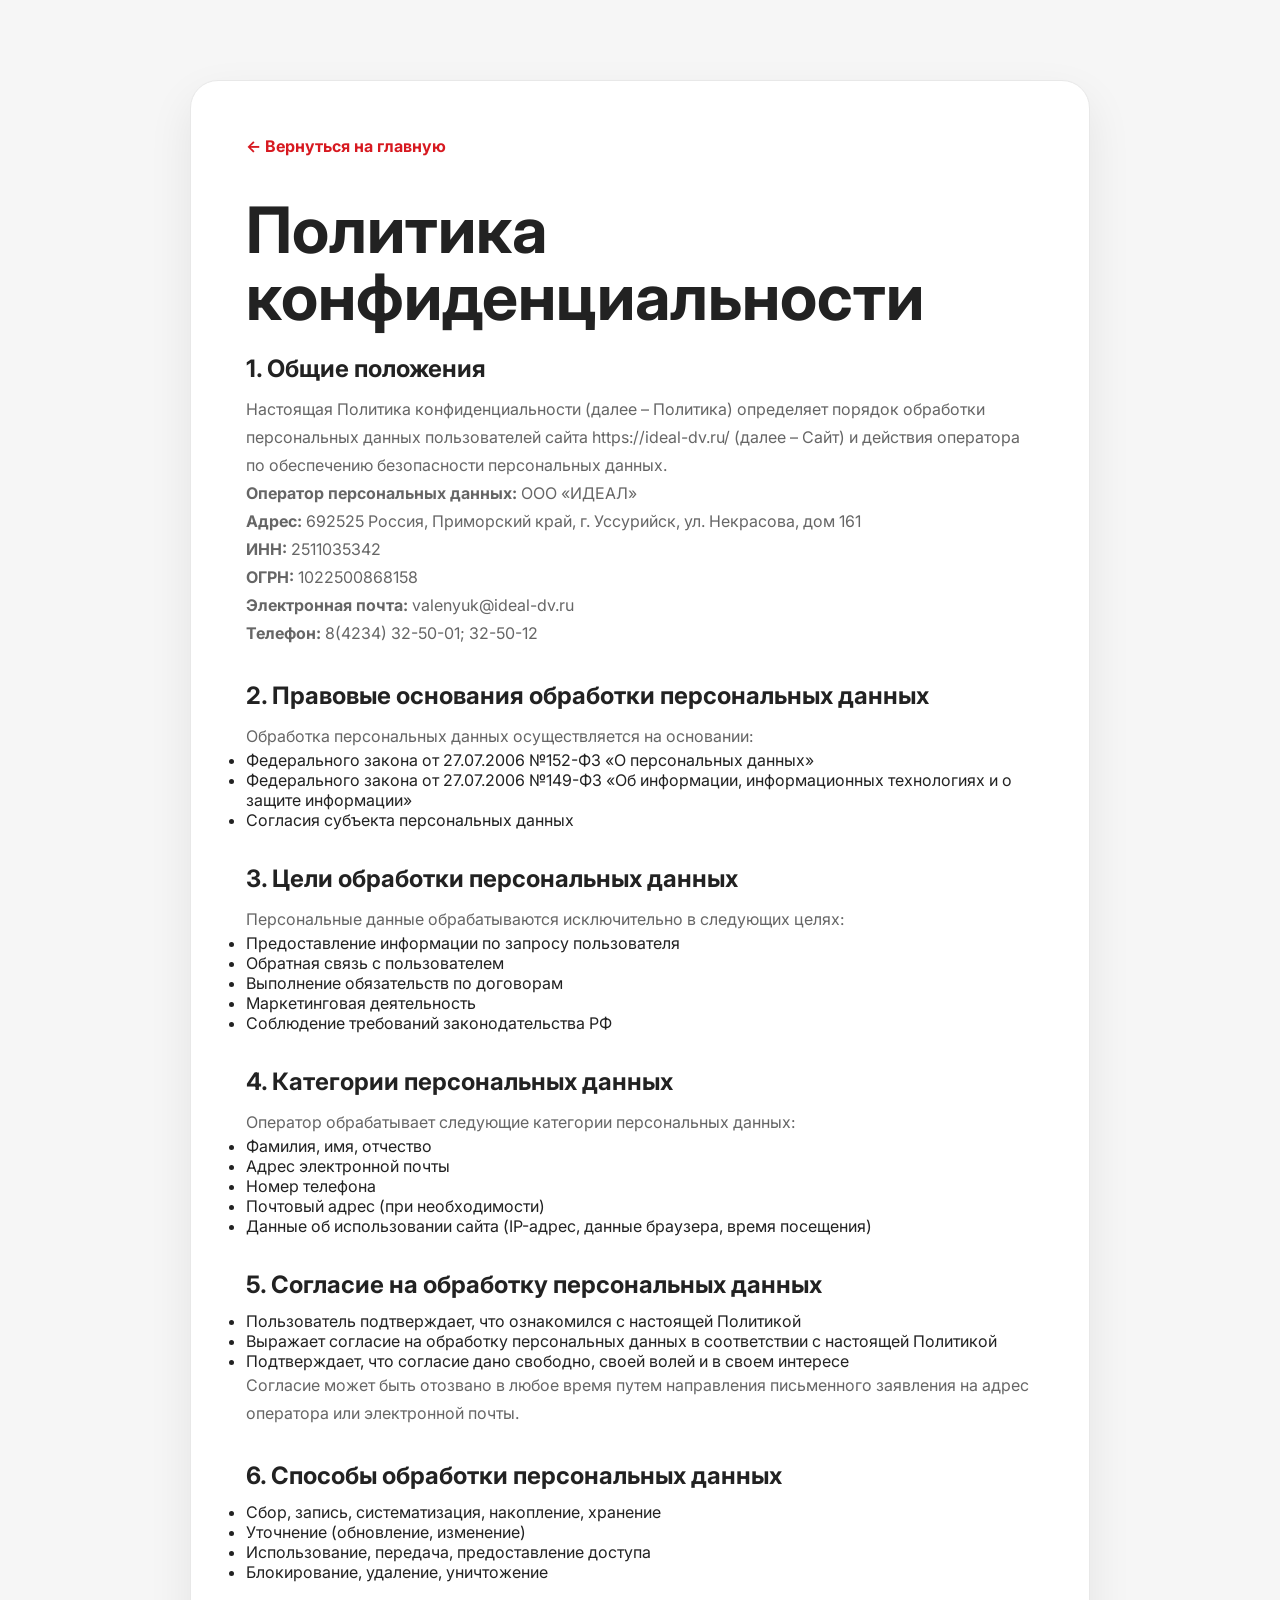
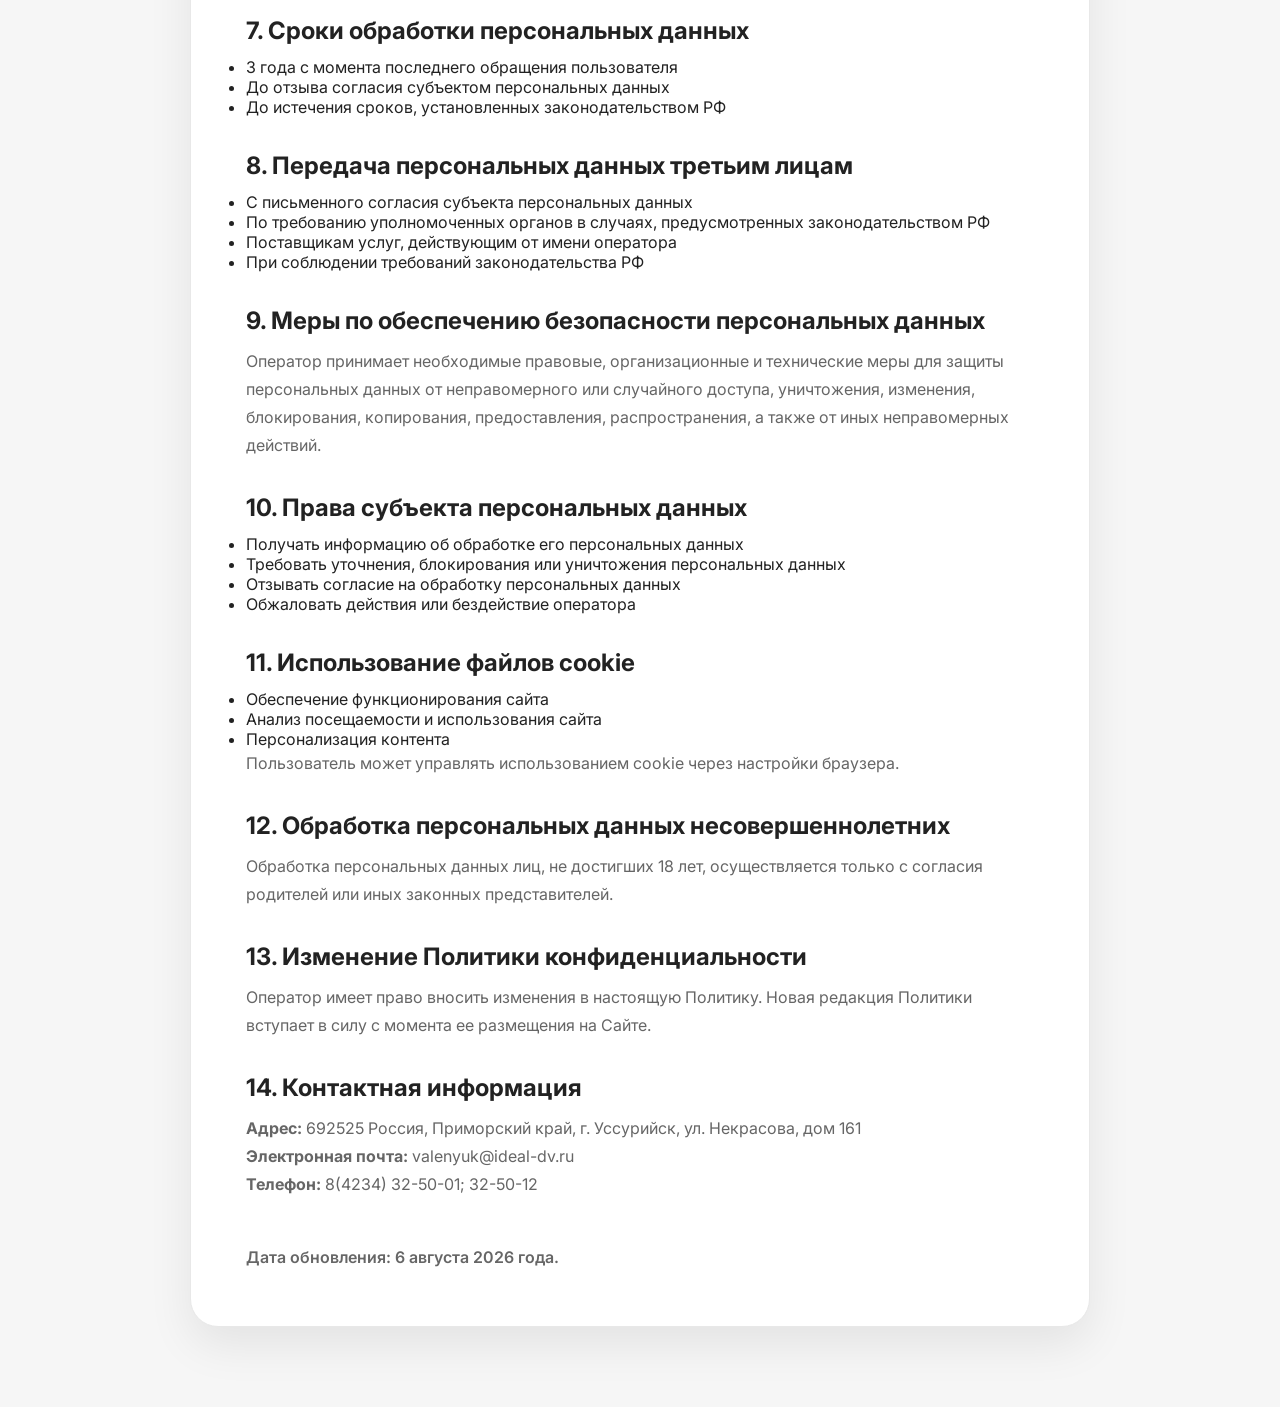
<file: privacy.html>
<!DOCTYPE html>
<html lang="ru">

<head>
    <meta charset="UTF-8">
    <meta name="viewport" content="width=device-width, initial-scale=1.0">

    <meta name="robots" content="noindex">

    <title>Политика конфиденциальности — ООО «Идеал»</title>

    <link rel="preconnect" href="https://fonts.googleapis.com">
    <link rel="preconnect" href="https://fonts.gstatic.com" crossorigin>

    <link href="https://fonts.googleapis.com/css2?family=Inter:wght@400;500;600;700;800&display=swap" rel="stylesheet">

    <link rel="stylesheet" href="style.css">
    <link rel="icon" type="image/png" href="images/favicon.png">
</head>


<body>


    <main class="privacy-page">

        <div class="container privacy-container">


            <a class="privacy-back" href="index.html">
                ← Вернуться на главную
            </a>



            <h1>
                Политика конфиденциальности
            </h1>



            <section>

                <h2>
                    1. Общие положения
                </h2>

                <p>
                    Настоящая Политика конфиденциальности (далее – Политика) определяет порядок обработки персональных
                    данных пользователей сайта https://ideal-dv.ru/ (далее – Сайт) и действия оператора по обеспечению
                    безопасности персональных данных.
                </p>


                <p>
                    <strong>Оператор персональных данных:</strong> ООО «ИДЕАЛ»
                </p>


                <p>
                    <strong>Адрес:</strong> 692525 Россия, Приморский край, г. Уссурийск, ул. Некрасова, дом 161
                </p>


                <p>
                    <strong>ИНН:</strong> 2511035342
                </p>


                <p>
                    <strong>ОГРН:</strong> 1022500868158
                </p>


                <p>
                    <strong>Электронная почта:</strong> valenyuk@ideal-dv.ru
                </p>


                <p>
                    <strong>Телефон:</strong> 8(4234) 32-50-01; 32-50-12
                </p>


            </section>




            <section>

                <h2>
                    2. Правовые основания обработки персональных данных
                </h2>


                <p>
                    Обработка персональных данных осуществляется на основании:
                </p>


                <ul>

                    <li>
                        Федерального закона от 27.07.2006 №152-ФЗ «О персональных данных»
                    </li>

                    <li>
                        Федерального закона от 27.07.2006 №149-ФЗ «Об информации, информационных технологиях и о защите
                        информации»
                    </li>

                    <li>
                        Согласия субъекта персональных данных
                    </li>

                </ul>


            </section>





            <section>

                <h2>
                    3. Цели обработки персональных данных
                </h2>


                <p>
                    Персональные данные обрабатываются исключительно в следующих целях:
                </p>


                <ul>

                    <li>
                        Предоставление информации по запросу пользователя
                    </li>

                    <li>
                        Обратная связь с пользователем
                    </li>

                    <li>
                        Выполнение обязательств по договорам
                    </li>

                    <li>
                        Маркетинговая деятельность
                    </li>

                    <li>
                        Соблюдение требований законодательства РФ
                    </li>

                </ul>


            </section>





            <section>

                <h2>
                    4. Категории персональных данных
                </h2>


                <p>
                    Оператор обрабатывает следующие категории персональных данных:
                </p>


                <ul>

                    <li>
                        Фамилия, имя, отчество
                    </li>

                    <li>
                        Адрес электронной почты
                    </li>

                    <li>
                        Номер телефона
                    </li>

                    <li>
                        Почтовый адрес (при необходимости)
                    </li>

                    <li>
                        Данные об использовании сайта (IP-адрес, данные браузера, время посещения)
                    </li>

                </ul>


            </section>





            <section>

                <h2>
                    5. Согласие на обработку персональных данных
                </h2>


                <ul>

                    <li>
                        Пользователь подтверждает, что ознакомился с настоящей Политикой
                    </li>

                    <li>
                        Выражает согласие на обработку персональных данных в соответствии с настоящей Политикой
                    </li>

                    <li>
                        Подтверждает, что согласие дано свободно, своей волей и в своем интересе
                    </li>

                </ul>


                <p>
                    Согласие может быть отозвано в любое время путем направления письменного заявления на адрес
                    оператора или электронной почты.
                </p>


            </section>





            <section>

                <h2>
                    6. Способы обработки персональных данных
                </h2>


                <ul>

                    <li>
                        Сбор, запись, систематизация, накопление, хранение
                    </li>

                    <li>
                        Уточнение (обновление, изменение)
                    </li>

                    <li>
                        Использование, передача, предоставление доступа
                    </li>

                    <li>
                        Блокирование, удаление, уничтожение
                    </li>

                </ul>


            </section>





            <section>

                <h2>
                    7. Сроки обработки персональных данных
                </h2>


                <ul>

                    <li>
                        3 года с момента последнего обращения пользователя
                    </li>

                    <li>
                        До отзыва согласия субъектом персональных данных
                    </li>

                    <li>
                        До истечения сроков, установленных законодательством РФ
                    </li>

                </ul>


            </section>





            <section>

                <h2>
                    8. Передача персональных данных третьим лицам
                </h2>


                <ul>

                    <li>
                        С письменного согласия субъекта персональных данных
                    </li>

                    <li>
                        По требованию уполномоченных органов в случаях, предусмотренных законодательством РФ
                    </li>

                    <li>
                        Поставщикам услуг, действующим от имени оператора
                    </li>

                    <li>
                        При соблюдении требований законодательства РФ
                    </li>

                </ul>


            </section>





            <section>

                <h2>
                    9. Меры по обеспечению безопасности персональных данных
                </h2>


                <p>
                    Оператор принимает необходимые правовые, организационные и технические меры для защиты персональных
                    данных от неправомерного или случайного доступа, уничтожения, изменения, блокирования, копирования,
                    предоставления, распространения, а также от иных неправомерных действий.
                </p>


            </section>





            <section>

                <h2>
                    10. Права субъекта персональных данных
                </h2>


                <ul>

                    <li>
                        Получать информацию об обработке его персональных данных
                    </li>

                    <li>
                        Требовать уточнения, блокирования или уничтожения персональных данных
                    </li>

                    <li>
                        Отзывать согласие на обработку персональных данных
                    </li>

                    <li>
                        Обжаловать действия или бездействие оператора
                    </li>

                </ul>


            </section>





            <section>

                <h2>
                    11. Использование файлов cookie
                </h2>


                <ul>

                    <li>
                        Обеспечение функционирования сайта
                    </li>

                    <li>
                        Анализ посещаемости и использования сайта
                    </li>

                    <li>
                        Персонализация контента
                    </li>

                </ul>


                <p>
                    Пользователь может управлять использованием cookie через настройки браузера.
                </p>


            </section>





            <section>

                <h2>
                    12. Обработка персональных данных несовершеннолетних
                </h2>


                <p>
                    Обработка персональных данных лиц, не достигших 18 лет, осуществляется только с согласия родителей
                    или иных законных представителей.
                </p>


            </section>





            <section>

                <h2>
                    13. Изменение Политики конфиденциальности
                </h2>


                <p>
                    Оператор имеет право вносить изменения в настоящую Политику. Новая редакция Политики вступает в силу
                    с момента ее размещения на Сайте.
                </p>


            </section>





            <section>

                <h2>
                    14. Контактная информация
                </h2>


                <p>
                    <strong>Адрес:</strong> 692525 Россия, Приморский край, г. Уссурийск, ул. Некрасова, дом 161
                </p>


                <p>
                    <strong>Электронная почта:</strong> valenyuk@ideal-dv.ru
                </p>


                <p>
                    <strong>Телефон:</strong> 8(4234) 32-50-01; 32-50-12
                </p>


            </section>




            <p class="privacy-date">
                Дата обновления: 6 августа 2026 года.
            </p>



        </div>

    </main>


</body>

</html>
</file>
<file: style.css>
/* ===========================
   Сброс и базовые настройки
=========================== */

:root {
    --red: #d71920;
    --red-dark: #b51218;
    --red-soft: rgba(215, 25, 32, 0.08);
    --text: #222222;
    --muted: #666666;
    --light: #f6f6f6;
    --line: #e8e8e8;
    --white: #ffffff;
    --dark: #171717;
    --radius: 22px;
    --shadow: 0 18px 45px rgba(0, 0, 0, 0.08);
}

* {
    margin: 0;
    padding: 0;
    box-sizing: border-box;
}

html {
    scroll-behavior: smooth;
    scroll-padding-top: 110px;
}

body {
    font-family: "Inter", sans-serif;
    background: var(--white);
    color: var(--text);
}

body.menu-open {
    overflow: hidden;
}

img {
    display: block;
    max-width: 100%;
}

a {
    color: inherit;
}

.container {
    width: 100%;
    max-width: 1280px;
    margin: 0 auto;
    padding: 0 24px;
}

/* ===========================
   Header
=========================== */

.header {
    position: fixed;
    inset: 0 0 auto;
    z-index: 1000;
    background: rgba(255, 255, 255, 0.65);
    border-bottom: 1px solid rgba(0, 0, 0, 0.06);
    backdrop-filter: blur(14px);
    -webkit-backdrop-filter: blur(14px);
}

/* ===========================
   Mobile transparent header
=========================== */

@media (max-width: 640px) {

    .header {

        transition:
            background 0.3s ease,
            border-color 0.3s ease;

    }


    .header.header-transparent {

        background: rgba(255, 255, 255, 0.55);

        border-bottom-color: rgba(0, 0, 0, 0.03);

        backdrop-filter: blur(10px);

        -webkit-backdrop-filter: blur(10px);

    }

}

.header-container {
    min-height: 90px;
    display: flex;
    align-items: center;
    justify-content: space-between;
    gap: 28px;
}

.logo {
    flex-shrink: 0;
}

.logo img {
    width: auto;
    height: 58px;
    border-radius: 6px;
}

.navigation {
    display: flex;
    align-items: center;
    gap: 26px;
}

.navigation a {
    position: relative;
    color: var(--text);
    font-size: 14px;
    font-weight: 600;
    text-decoration: none;
    white-space: nowrap;
    transition: color 0.3s;
}

.navigation a::after {
    content: "";
    position: absolute;
    left: 0;
    bottom: -8px;
    width: 0;
    height: 2px;
    background: var(--red);
    transition: width 0.3s;
}

.navigation a:hover,
.navigation a.active {
    color: var(--red);
}

.navigation a:hover::after,
.navigation a.active::after {
    width: 100%;
}

.header-right {
    flex-shrink: 0;
}

.phone {
    color: var(--text);
    font-size: 16px;
    font-weight: 800;
    text-decoration: none;
    white-space: nowrap;
    transition: color 0.3s;
}

.phone:hover {
    color: var(--red);
}

.menu-toggle {
    display: none;
    width: 44px;
    height: 44px;
    padding: 9px;
    background: transparent;
    border: 0;
    cursor: pointer;
}

.menu-toggle span {
    display: block;
    height: 2px;
    margin: 6px 0;
    background: var(--text);
    border-radius: 5px;
    transition: 0.3s;
}

/* ===========================
   Общие элементы
=========================== */

.section-heading {
    max-width: 760px;
    margin: 0 auto 56px;
    text-align: center;
}

.section-label {
    display: inline-block;
    margin-bottom: 16px;
    color: var(--red);
    font-size: 13px;
    font-weight: 800;
    letter-spacing: 0.08em;
    text-transform: uppercase;
}

.section-heading h2,
.contacts-content h2 {
    color: var(--text);
    font-size: clamp(36px, 4vw, 52px);
    font-weight: 800;
    line-height: 1.08;
    letter-spacing: -0.035em;
}

.section-heading h2 {
    margin-bottom: 18px;
}

.section-heading p,
.contacts-content>p {
    color: var(--muted);
    font-size: 18px;
    line-height: 1.7;
}

.button {
    min-height: 56px;
    padding: 0 28px;
    display: inline-flex;
    align-items: center;
    justify-content: center;
    font-size: 16px;
    font-weight: 700;
    text-decoration: none;
    border: 2px solid transparent;
    border-radius: 12px;
    transition: 0.3s;
}

.button-primary {
    background: var(--red);
    color: var(--white);
    box-shadow: 0 14px 30px rgba(215, 25, 32, 0.25);
}

.button-primary:hover {
    background: var(--red-dark);
    transform: translateY(-3px);
    box-shadow: 0 18px 38px rgba(215, 25, 32, 0.35);
}

.button-secondary {
    background: var(--white);
    color: var(--text);
    border-color: #dddddd;
}

.button-secondary:hover {
    color: var(--red);
    border-color: var(--red);
    transform: translateY(-3px);
}

/* ===========================
   Hero
=========================== */

.hero {
    min-height: 100vh;
    padding: 150px 0 80px;
    display: flex;
    align-items: center;
    overflow: hidden;
    background:
        radial-gradient(circle at 85% 20%, rgba(215, 25, 32, 0.13), transparent 31%),
        linear-gradient(135deg, #ffffff 0%, #ffffff 60%, #f6f6f6 100%);
}

.hero-container {
    display: grid;
    grid-template-columns: minmax(0, 1.05fr) minmax(420px, 0.95fr);
    align-items: center;
    gap: 75px;
}

.hero-content {
    max-width: 680px;
}

.hero-label {
    display: inline-block;
    margin-bottom: 24px;
    padding: 10px 16px;
    background: var(--red-soft);
    color: var(--red);
    font-size: 13px;
    font-weight: 800;
    letter-spacing: 0.05em;
    text-transform: uppercase;
    border-radius: 999px;
}

.hero h1 {
    max-width: 760px;
    margin-bottom: 28px;
    font-size: clamp(48px, 5.8vw, 78px);
    font-weight: 800;
    line-height: 1.03;
    letter-spacing: -0.045em;
}

.hero-description {
    max-width: 620px;
    margin-bottom: 36px;
    color: var(--muted);
    font-size: 20px;
    line-height: 1.7;
}

.hero-buttons {
    display: flex;
    flex-wrap: wrap;
    gap: 16px;
    margin-bottom: 50px;
}

.hero-features {
    display: grid;
    grid-template-columns: repeat(4, minmax(0, 1fr));
    gap: 20px;
}

.hero-feature {
    padding-right: 15px;
    border-right: 1px solid #dddddd;
}

.hero-feature:last-child {
    border-right: 0;
}

.hero-feature strong,
.hero-feature span {
    display: block;
}

.hero-feature strong {
    margin-bottom: 5px;
    color: var(--red);
    font-size: 20px;
    font-weight: 800;
}

.hero-feature span {
    color: var(--muted);
    font-size: 14px;
}

.hero-visual {
    min-height: 520px;
    display: flex;
    flex-direction: column;
    justify-content: center;
    gap: 18px;
}

.hero-card {
    position: relative;
    overflow: hidden;
    background: var(--white);
    border: 1px solid rgba(0, 0, 0, 0.06);
    border-radius: 24px;
    box-shadow: 0 24px 60px rgba(0, 0, 0, 0.1);
    text-decoration: none;
    transition: 0.3s;
}

.hero-card:hover {
    transform: translateY(-6px);
    box-shadow: 0 30px 70px rgba(0, 0, 0, 0.14);
}

.hero-card-main {
    min-height: 310px;
    padding: 52px;
    display: flex;
    flex-direction: column;
    justify-content: flex-end;
    color: var(--white);
    background: linear-gradient(135deg, rgba(215, 25, 32, 0.98), rgba(145, 9, 15, 0.97));
}

.hero-card-main::before,
.hero-card-main::after {
    content: "";
    position: absolute;
    border-radius: 50%;
}

.hero-card-main::before {
    top: -110px;
    right: -70px;
    width: 280px;
    height: 280px;
    border: 45px solid rgba(255, 255, 255, 0.08);
}

.hero-card-main::after {
    right: 45px;
    bottom: -100px;
    width: 210px;
    height: 210px;
    background: rgba(255, 255, 255, 0.06);
}

.hero-card-main>* {
    position: relative;
    z-index: 2;
}

.hero-card-main span {
    margin-bottom: 12px;
    font-size: 17px;
    font-weight: 700;
    letter-spacing: 0.06em;
    text-transform: uppercase;
}

.hero-card-main strong {
    max-width: 400px;
    margin-bottom: 16px;
    font-size: 42px;
    line-height: 1.05;
}

.hero-card-main p {
    max-width: 390px;
    color: rgba(255, 255, 255, 0.84);
    font-size: 17px;
    line-height: 1.6;
}

.hero-card-small {
    padding: 24px 28px;
    display: flex;
    align-items: center;
    justify-content: space-between;
    gap: 20px;
}

.hero-card-small strong {
    font-size: 18px;
}

.hero-card-small span {
    color: #777777;
    font-size: 14px;
    text-align: right;
}

/* ===========================
   Каталог
=========================== */

.catalog,
.advantages,
.promotions,
.stores,
.directions,
.brands,
.contacts {
    padding: 40px 0;
}

.catalog {
    background: var(--white);
}

.catalog-grid {
    display: grid;
    grid-template-columns: repeat(4, minmax(0, 1fr));
    gap: 24px;
}

.catalog-card {
    position: relative;
    min-height: 310px;
    padding: 30px;
    display: flex;
    flex-direction: column;
    overflow: hidden;
    background: var(--white);
    color: var(--text);
    text-decoration: none;
    border: 1px solid #ececec;
    border-radius: 20px;
    box-shadow: 0 12px 30px rgba(0, 0, 0, 0.05);
    transition: 0.3s;
}

.catalog-card::before {
    content: "";
    position: absolute;
    top: -80px;
    right: -80px;
    width: 170px;
    height: 170px;
    background: rgba(215, 25, 32, 0.06);
    border-radius: 50%;
    transition: 0.3s;
}

.catalog-card:hover {
    transform: translateY(-8px);
    border-color: rgba(215, 25, 32, 0.25);
    box-shadow: 0 22px 45px rgba(0, 0, 0, 0.1);
}

.catalog-card:hover::before {
    transform: scale(1.2);
}

.catalog-icon {
    position: relative;
    z-index: 2;
    width: 64px;
    height: 64px;
    margin-bottom: 28px;
    display: flex;
    align-items: center;
    justify-content: center;
    background: var(--red-soft);
    font-size: 30px;
    border-radius: 18px;
    transition: 0.3s;
}

.catalog-card:hover .catalog-icon {
    background: var(--red);
    transform: rotate(-5deg) scale(1.06);
}

.catalog-card h3,
.catalog-card p,
.catalog-card span {
    position: relative;
    z-index: 2;
}

.catalog-card h3 {
    margin-bottom: 14px;
    font-size: 21px;
    font-weight: 800;
    line-height: 1.3;
}

.catalog-card p {
    margin-bottom: 24px;
    color: var(--muted);
    font-size: 15px;
    line-height: 1.65;
}

.catalog-card span {
    margin-top: auto;
    color: var(--red);
    font-size: 14px;
    font-weight: 700;
}

/* ===========================
   Преимущества
=========================== */

.advantages {
    background: var(--light);
}

.advantages-grid {
    display: grid;
    grid-template-columns: repeat(4, minmax(0, 1fr));
    gap: 24px;
}

.advantage-card {
    padding: 34px;
    background: var(--white);
    border: 1px solid var(--line);
    border-radius: var(--radius);
    box-shadow: 0 12px 30px rgba(0, 0, 0, 0.05);
}

.advantage-card strong {
    display: block;
    margin-bottom: 20px;
    color: var(--red);
    font-size: 36px;
    font-weight: 800;
}

.advantage-card h3 {
    margin-bottom: 14px;
    font-size: 20px;
}

.advantage-card p {
    color: var(--muted);
    font-size: 15px;
    line-height: 1.65;
}

/* ===========================
   Акции
=========================== */

.promotions {
    background: var(--white);
}

.promotions-grid {
    display: grid;
    grid-template-columns: repeat(2, minmax(0, 1fr));
    gap: 28px;
}

.promotion-card {
    position: relative;
    min-height: 360px;
    padding: 48px;
    display: flex;
    align-items: flex-end;
    overflow: hidden;
    border-radius: 28px;
    box-shadow: var(--shadow);
}

.promotion-card::before {
    content: "";
    position: absolute;
    top: -100px;
    right: -100px;
    width: 280px;
    height: 280px;
    border-radius: 50%;
    background: rgba(255, 255, 255, 0.08);
}

.promotion-card-red {
    color: var(--white);
    background: linear-gradient(135deg, var(--red), #8f0910);
}

.promotion-card-light {
    color: var(--text);
    background: linear-gradient(135deg, #ffffff, #efefef);
    border: 1px solid var(--line);
}

.promotion-content {
    position: relative;
    z-index: 2;
    max-width: 470px;
}

.promotion-content>span {
    display: inline-block;
    margin-bottom: 15px;
    font-size: 12px;
    font-weight: 800;
    letter-spacing: 0.08em;
    text-transform: uppercase;
}

.promotion-card-red .promotion-content>span {
    color: rgba(255, 255, 255, 0.75);
}

.promotion-card-light .promotion-content>span {
    color: var(--red);
}

.promotion-content h3 {
    margin-bottom: 16px;
    font-size: 34px;
    line-height: 1.12;
}

.promotion-content p {
    margin-bottom: 26px;
    font-size: 16px;
    line-height: 1.65;
}

.promotion-card-red p {
    color: rgba(255, 255, 255, 0.82);
}

.promotion-card-light p {
    color: var(--muted);
}

.promotion-content a {
    font-size: 15px;
    font-weight: 800;
    text-decoration: none;
}

/* ===========================
   Магазины
=========================== */

.stores {
    background: var(--light);
}

.stores-map {
    margin-bottom: 36px;
}

.map-placeholder {
    min-height: 300px;
    padding: 30px;
    display: flex;
    flex-direction: column;
    align-items: center;
    justify-content: center;
    background:
        linear-gradient(rgba(255, 255, 255, .84), rgba(255, 255, 255, .84)),
        repeating-linear-gradient(45deg, #ececec 0 20px, #e3e3e3 20px 40px);
    border: 1px solid var(--line);
    border-radius: 26px;
    text-align: center;
}

.map-placeholder span {
    margin-bottom: 8px;
    color: var(--red);
    font-size: 20px;
    font-weight: 800;
}

.map-placeholder p {
    color: var(--muted);
}

.stores-grid {
    display: grid;
    grid-template-columns: repeat(2, minmax(0, 1fr));
    gap: 28px;
}

.store-card {
    overflow: hidden;
    display: grid;
    grid-template-columns: 0.9fr 1.1fr;
    background: var(--white);
    border: 1px solid var(--line);
    border-radius: 22px;
    box-shadow: 0 14px 35px rgba(0, 0, 0, 0.06);
    transition: 0.3s;
}

.store-card:hover {
    transform: translateY(-7px);
    box-shadow: 0 24px 50px rgba(0, 0, 0, 0.11);
}

.store-image {
    min-height: 280px;
    overflow: hidden;
    background: #eeeeee;
}

.store-image img {
    width: 100%;
    height: 100%;
    object-fit: cover;
    transition: transform 0.5s;
}

.store-card:hover .store-image img {
    transform: scale(1.06);
}

.store-content {
    padding: 34px;
    display: flex;
    flex-direction: column;
    justify-content: center;
    align-items: flex-start;
}

.store-number {
    margin-bottom: 14px;
    color: var(--red);
    font-size: 12px;
    font-weight: 800;
    letter-spacing: 0.08em;
    text-transform: uppercase;
}

.store-content h3 {
    margin-bottom: 18px;
    font-size: 26px;
    line-height: 1.25;
}

.store-phone {
    margin-bottom: 12px;
    font-size: 17px;
    font-weight: 700;
    text-decoration: none;
    transition: color 0.3s;
}

.store-phone:hover {
    color: var(--red);
}

.store-hours {
    margin-bottom: 24px;
    color: var(--muted);
    font-size: 15px;
    line-height: 1.6;
}

.store-map {
    color: var(--red);
    font-size: 14px;
    font-weight: 800;
    text-decoration: none;
    transition: transform 0.3s;
}

.store-map:hover {
    transform: translateX(5px);
}

/* ===========================
   Направления
=========================== */

.directions {
    background: var(--white);
}

.directions-grid {
    display: grid;
    grid-template-columns: repeat(2, minmax(0, 1fr));
    gap: 28px;
}

.direction-card {
    min-height: 390px;
    padding: 48px;
    display: flex;
    align-items: flex-end;
    overflow: hidden;
    border-radius: 28px;
    box-shadow: var(--shadow);
}

.direction-windows {
    background:
        linear-gradient(rgba(20, 20, 20, 0.36), rgba(20, 20, 20, 0.62)),
        url("images/windows.jpg") center/cover no-repeat;
    color: var(--white);
}

.direction-wholesale {
    background: linear-gradient(135deg, #222222, #080808);
    color: var(--white);
}

.direction-content {
    max-width: 470px;
}

.direction-content>span {
    display: inline-block;
    margin-bottom: 15px;
    color: #ff8d91;
    font-size: 13px;
    font-weight: 800;
    letter-spacing: 0.08em;
    text-transform: uppercase;
}

.direction-content h2 {
    margin-bottom: 16px;
    font-size: 38px;
    line-height: 1.1;
}

.direction-content p {
    margin-bottom: 24px;
    color: rgba(255, 255, 255, 0.78);
    font-size: 16px;
    line-height: 1.65;
}

.direction-content a {
    color: var(--white);
    font-size: 15px;
    font-weight: 800;
    text-decoration: none;
}

/* ===========================
   Бренды
=========================== */

.brands {
    background: var(--light);
}

.brands-grid {
    display: grid;
    grid-template-columns: repeat(4, minmax(0, 1fr));
    gap: 18px;
}

.brand-card {
    min-height: 140px;
    padding: 28px;

    display: flex;
    align-items: center;
    justify-content: center;

    background: var(--white);

    border: 1px solid var(--line);
    border-radius: 18px;

    overflow: hidden;

    transition:
        transform 0.3s,
        border-color 0.3s,
        box-shadow 0.3s;
}

.brand-card img {
    display: block;

    width: 100%;
    max-width: 160px;
    max-height: 68px;

    object-fit: contain;

    filter: grayscale(0);
    opacity: 1;

    transition:
        transform 0.3s;
}

.brand-card:hover {
    transform: translateY(-5px);

    border-color: rgba(215, 25, 32, 0.24);

    box-shadow: 0 16px 35px rgba(0, 0, 0, 0.08);
}

.brand-card:hover img {

    transform: scale(1.06);

}

/* ===========================
   Контакты
=========================== */

.contacts {
    background: var(--white);
}

.contacts-container {
    display: grid;
    grid-template-columns: 1.15fr 0.85fr;
    align-items: center;
    gap: 70px;
}

.contacts-content h2 {
    margin-bottom: 20px;
}

.contacts-content>p {
    max-width: 650px;
    margin-bottom: 30px;
}

.contacts-list {
    margin-bottom: 34px;
    display: grid;
    gap: 12px;
}

.contacts-list a,
.contacts-list span {
    width: fit-content;
    color: var(--text);
    font-size: 17px;
    font-weight: 600;
    text-decoration: none;
}

.contacts-list a:hover {
    color: var(--red);
}

.contacts-card {
    padding: 46px;
    background: linear-gradient(135deg, var(--red), #8f0910);
    color: var(--white);
    border-radius: 28px;
    box-shadow: 0 24px 60px rgba(215, 25, 32, 0.22);
}

.contacts-card h3 {
    margin-bottom: 24px;
    font-size: 28px;
}

.contacts-card ul {
    display: grid;
    gap: 16px;
    list-style: none;
}

.contacts-card li {
    position: relative;
    padding-left: 30px;
    color: rgba(255, 255, 255, 0.84);
    font-size: 16px;
}

.contacts-card li::before {
    content: "✓";
    position: absolute;
    left: 0;
    color: var(--white);
    font-weight: 800;
}

/* ===========================
   Footer
=========================== */

.footer {
    padding: 44px 0;
    background: #111111;
    color: var(--white);
}

.footer-container {
    display: grid;
    grid-template-columns: auto 1fr auto;
    align-items: center;
    gap: 35px;
}

.footer-logo img {
    height: 50px;
    width: auto;
    filter: brightness(0) invert(1);
}

.footer-links {
    display: flex;
    justify-content: center;
    flex-wrap: wrap;
    gap: 14px 24px;
}

.footer-links a {
    color: rgba(255, 255, 255, 0.74);
    font-size: 14px;
    text-decoration: none;
}

.footer-links a:hover {
    color: var(--white);
}

.footer-copy {
    color: rgba(255, 255, 255, 0.52);
    font-size: 13px;
    text-align: right;
}

/* ===========================
   Адаптивность
=========================== */

@media (max-width: 1180px) {
    .header-container {
        min-height: 82px;
    }

    .menu-toggle {
        display: block;
        order: 3;
    }

    .navigation {
        position: fixed;
        top: 82px;
        right: 20px;
        left: 20px;
        padding: 18px;
        flex-direction: column;
        align-items: stretch;
        gap: 0;
        background: var(--white);
        border: 1px solid var(--line);
        border-radius: 18px;
        box-shadow: var(--shadow);
        opacity: 0;
        visibility: hidden;
        transform: translateY(-12px);
        transition: 0.3s;
    }

    .navigation.open {
        opacity: 1;
        visibility: visible;
        transform: translateY(0);
    }

    .navigation a {
        padding: 13px 12px;
        text-align: center;
    }

    .navigation a::after {
        display: none;
    }

    .menu-toggle.active span:nth-child(1) {
        transform: translateY(8px) rotate(45deg);
    }

    .menu-toggle.active span:nth-child(2) {
        opacity: 0;
    }

    .menu-toggle.active span:nth-child(3) {
        transform: translateY(-8px) rotate(-45deg);
    }

    .hero {
        padding-top: 130px;
    }

    .hero-container {
        grid-template-columns: 1fr 0.82fr;
        gap: 45px;
    }

    .hero h1 {
        font-size: 56px;
    }

    .hero-features,
    .catalog-grid,
    .advantages-grid,
    .brands-grid {
        grid-template-columns: repeat(2, minmax(0, 1fr));
    }

    .hero-feature:nth-child(2) {
        border-right: 0;
    }

    .stores-grid {
        grid-template-columns: 1fr;
    }
}

@media (max-width: 900px) {
    html {
        scroll-padding-top: 92px;
    }

    .hero {
        min-height: auto;
        padding: 130px 0 80px;
    }

    .hero-container,
    .contacts-container {
        grid-template-columns: 1fr;
        gap: 55px;
    }

    .hero-content {
        max-width: 760px;
    }

    .hero-visual {
        min-height: auto;
    }

    .promotions-grid,
    .directions-grid {
        grid-template-columns: 1fr;
    }

    .footer-container {
        grid-template-columns: 1fr;
        justify-items: center;
        text-align: center;
    }

    .footer-copy {
        text-align: center;
    }
}

@media (max-width: 640px) {
    .container {
        padding: 0 18px;
    }

    .header-container {
        min-height: 74px;
        gap: 12px;
    }

    .logo img {
        height: 46px;
        border-radius: 6px;
    }

    .phone {
        display: none;
    }

    .navigation {
        top: 74px;
    }

    .hero {
        padding: 110px 0 65px;
    }

    .hero-label {
        font-size: 11px;
    }

    .hero h1 {
        font-size: 42px;
        letter-spacing: -0.035em;
    }

    .hero-description {
        font-size: 17px;
        line-height: 1.6;
    }

    .hero-buttons {
        flex-direction: column;
        margin-bottom: 38px;
    }

    .button {
        width: 100%;
    }

    .hero-features {
        grid-template-columns: repeat(2, 1fr);
        gap: 24px 16px;
    }

    .hero-feature {
        border-right: 0;
    }

    .hero-card-main {
        min-height: 270px;
        padding: 34px 28px;
    }

    .hero-card-main strong {
        font-size: 34px;
    }

    .hero-card-main p {
        font-size: 15px;
    }

    .hero-card-small {
        padding: 22px;
        flex-direction: column;
        align-items: flex-start;
    }

    .hero-card-small span {
        text-align: left;
    }

    .catalog,
    .advantages,
    .promotions,
    .stores,
    .directions,
    .brands,
    .contacts {
        padding: 80px 0;
    }

    .section-heading {
        margin-bottom: 38px;
    }

    .section-heading p,
    .contacts-content>p {
        font-size: 16px;
    }

    .catalog-grid,
    .advantages-grid,
    .brands-grid {
        grid-template-columns: 1fr;
    }

    .catalog-card {
        min-height: 280px;
    }

    .promotion-card,
    .direction-card {
        min-height: 330px;
        padding: 34px 26px;
    }

    .promotion-content h3,
    .direction-content h2 {
        font-size: 30px;
    }

    .store-card {
        grid-template-columns: 1fr;
    }

    .store-image {
        min-height: 230px;
    }

    .store-content {
        padding: 28px 24px;
    }

    .store-content h3 {
        font-size: 23px;
    }

    .contacts-card {
        padding: 34px 26px;
    }
}

.placeholder-page {
    min-height: 100vh;
    padding: 100px 0;
    display: flex;
    align-items: center;
    text-align: center;
}

.placeholder-page h1 {
    margin-bottom: 18px;
    font-size: clamp(42px, 7vw, 76px);
}

.placeholder-page p {
    margin-bottom: 28px;
    color: var(--muted);
    font-size: 18px;
}


/* ===========================
   Обновлённые SVG-иконки
=========================== */

.catalog-icon img,
.advantage-icon img,
.hero-feature img,
.hero-quick-card img {
    display: block;
    width: 30px;
    height: 30px;
}

.catalog-icon img {
    color: var(--red);
}

.catalog-card:hover .catalog-icon img {
    color: var(--white);
}

.hero-feature {
    display: flex;
    align-items: center;
    gap: 12px;
}

.hero-feature>img {
    flex: 0 0 auto;
    width: 38px;
    height: 38px;
    padding: 8px;
    color: var(--red);
    background: var(--red-soft);
    border-radius: 12px;
}

.advantage-icon {
    width: 58px;
    height: 58px;
    margin-bottom: 22px;
    display: flex;
    align-items: center;
    justify-content: center;
    color: var(--red);
    background: var(--red-soft);
    border-radius: 17px;
}

.hero-quick-grid {
    display: grid;
    grid-template-columns: 1fr;
    gap: 18px;
}

.hero-quick-card {
    padding: 22px 26px;
    display: flex;
    align-items: center;
    gap: 18px;
    color: var(--text);
    background: var(--white);
    border: 1px solid rgba(0, 0, 0, 0.06);
    border-radius: 20px;
    box-shadow: 0 18px 45px rgba(0, 0, 0, 0.08);
    text-decoration: none;
    transition: 0.3s;
}

.hero-quick-card:hover {
    transform: translateY(-5px);
    border-color: rgba(215, 25, 32, 0.25);
}

.hero-quick-card img {
    flex: 0 0 auto;
    width: 52px;
    height: 52px;
    padding: 12px;
    color: var(--red);
    background: var(--red-soft);
    border-radius: 15px;
}

.hero-quick-card strong,
.hero-quick-card span {
    display: block;
}

.hero-quick-card strong {
    margin-bottom: 6px;
    font-size: 17px;
}

.hero-quick-card span {
    color: var(--muted);
    font-size: 14px;
}

.store-email {
    margin-bottom: 12px;
    color: var(--red);
    font-size: 15px;
    font-weight: 700;
    text-decoration: none;
}

.store-image-icon {
    display: flex;
    align-items: center;
    justify-content: center;
    background: linear-gradient(135deg, #222222, #090909);
}

.store-image-icon img {
    width: 110px;
    height: 110px;
    padding: 24px;
    color: var(--white);
    background: rgba(255, 255, 255, 0.08);
    border-radius: 26px;
    object-fit: contain;
}

.store-card-direction {
    border-color: rgba(215, 25, 32, 0.16);
}

.privacy-page {
    min-height: 100vh;
    padding: 80px 0;
    background: var(--light);
}

.privacy-container {
    max-width: 900px;
    padding: 55px;
    background: var(--white);
    border: 1px solid var(--line);
    border-radius: 28px;
    box-shadow: var(--shadow);
}

.privacy-back {
    display: inline-block;
    margin-bottom: 40px;
    color: var(--red);
    font-weight: 700;
    text-decoration: none;
}

.privacy-page h1 {
    margin-bottom: 24px;
    font-size: clamp(38px, 6vw, 64px);
    line-height: 1.05;
}

.privacy-intro {
    margin-bottom: 42px;
    padding: 20px;
    color: var(--muted);
    line-height: 1.7;
    background: var(--light);
    border-left: 4px solid var(--red);
    border-radius: 12px;
}

.privacy-page section {
    margin-bottom: 34px;
}

.privacy-page h2 {
    margin-bottom: 12px;
    font-size: 24px;
}

.privacy-page section p,
.privacy-date {
    color: var(--muted);
    font-size: 16px;
    line-height: 1.75;
}

.privacy-page section a {
    color: var(--red);
}

.privacy-date {
    margin-top: 45px;
    font-weight: 600;
}

@media (max-width: 640px) {
    .hero-feature {
        padding-right: 0;
    }

    .hero-feature>img {
        width: 34px;
        height: 34px;
        padding: 7px;
    }

    .privacy-page {
        padding: 30px 0;
    }

    .privacy-container {
        padding: 32px 22px;
        border-radius: 20px;
    }
}


/* ===========================
   Кнопка "Наверх"
=========================== */

.back-to-top {
    position: fixed;
    right: 30px;
    bottom: 30px;

    width: 52px;
    height: 52px;

    display: flex;
    align-items: center;
    justify-content: center;

    background: var(--red);
    color: var(--white);

    border-radius: 50%;
    z-index: 9999;

    opacity: 0;
    visibility: hidden;
    transform: translateY(20px);

    transition: opacity .3s ease,
        transform .3s ease,
        visibility .3s ease;
}

.back-to-top.show {
    opacity: 1;
    visibility: visible;
    transform: translateY(0);
}

.back-to-top svg {
    width: 24px;
    height: 24px;
    fill: none;
    stroke: currentColor;
    stroke-width: 2;
}

/* ===========================
   Фото категорий товаров
=========================== */

.category-construction {
    background:
        linear-gradient(rgba(0, 0, 0, .35), rgba(0, 0, 0, .55)),
        url("images/categories/construction.jpg") center/cover no-repeat;
    color: #fff;
}

.category-finishing {
    background:
        linear-gradient(rgba(0, 0, 0, .35), rgba(0, 0, 0, .55)),
        url("images/categories/finishing.jpg") center/cover no-repeat;
    color: #fff;
}

.category-plumbing {
    background:
        linear-gradient(rgba(0, 0, 0, .35), rgba(0, 0, 0, .55)),
        url("images/categories/plumbing.jpg") center/cover no-repeat;
    color: #fff;
}

.category-electric {
    background:
        linear-gradient(rgba(0, 0, 0, .35), rgba(0, 0, 0, .55)),
        url("images/categories/electric.jpg") center/cover no-repeat;
    color: #fff;
}

.category-tools {
    background:
        linear-gradient(rgba(0, 0, 0, .35), rgba(0, 0, 0, .55)),
        url("images/categories/tools.jpg") center/cover no-repeat;
    color: #fff;
}

.category-fasteners {
    background:
        linear-gradient(rgba(0, 0, 0, .35), rgba(0, 0, 0, .55)),
        url("images/categories/fasteners.jpg") center/cover no-repeat;
    color: #fff;
}

.category-climate {
    background:
        linear-gradient(rgba(0, 0, 0, .35), rgba(0, 0, 0, .55)),
        url("images/categories/climate.jpg") center/cover no-repeat;
    color: #fff;
}

.category-home {
    background:
        linear-gradient(rgba(0, 0, 0, .35), rgba(0, 0, 0, .55)),
        url("images/categories/home.jpg") center/cover no-repeat;
    color: #fff;
}


/* чтобы текст был читаемым */
.category-card h3,
.category-card p,
.category-card span {
    color: #fff;
}

/* =================================
   Исправление карточек категорий
================================= */

/* Текст описания на фоне изображений */
.catalog-card p {
    color: rgba(255, 255, 255, 0.9);
    position: relative;
    z-index: 2;
}

/* Ссылка категории */
.catalog-card span {
    color: #ff3333;
    font-weight: 800;
    text-shadow:
        0 2px 6px rgba(0, 0, 0, 0.9);
}


/* =================================
   Исправление блока преимуществ Hero
================================= */

.hero-features {
    display: grid;
    grid-template-columns: repeat(4, auto);
    justify-content: space-between;
    gap: 25px;
}


/* Не переносить 100 000+ */
.hero-feature strong {
    white-space: nowrap;
}


/* Не ломать слова Доставка и Опт */
.hero-feature {
    min-width: max-content;
}


/* Последний блок с графиком работы */
.hero-feature:last-child {
    min-width: 170px;
}


/* Поддержка текста под цифрами */
.hero-feature span {
    white-space: nowrap;
}


/* =================================
   Адаптивность
================================= */

@media (max-width: 1180px) {

    .hero-features {
        grid-template-columns: repeat(2, minmax(0, 1fr));
        gap: 25px;
    }

    .hero-feature {
        min-width: auto;
    }

}


@media (max-width: 640px) {

    .hero-features {
        grid-template-columns: 1fr;
    }

}

/* =================================
   Финальное исправление блока 100 000+
   ================================= */

.hero-features {
    display: grid;
    grid-template-columns: repeat(4, 1fr);
    gap: 20px;
    width: 100%;
}


.hero-feature {
    display: flex;
    align-items: center;
    gap: 12px;
    min-width: 0;
    padding-right: 20px;
    border-right: 1px solid #dddddd;
}


.hero-feature:last-child {
    border-right: none;
    padding-right: 0;
}


/* Блок с текстом */
.hero-feature strong,
.hero-feature span {
    display: block;
}


.hero-feature strong {
    white-space: nowrap;
    font-size: 20px;
    line-height: 1.2;
}


.hero-feature span {
    white-space: nowrap;
    font-size: 14px;
    line-height: 1.4;
}


/* чтобы текст не выталкивал соседей */
.hero-feature>div {
    min-width: 0;
}


/* ================================
   Планшеты
================================ */

@media (max-width: 1180px) {

    .hero-features {
        grid-template-columns: repeat(2, 1fr);
    }

}


/* ================================
   Телефоны
================================ */

@media (max-width: 640px) {

    .hero-features {
        grid-template-columns: 1fr;
    }

    .hero-feature {
        border-right: none;
        padding-right: 0;
    }

}

/* =================================
   Финальная корректировка блока преимуществ
   100 000+ / Доставка / Без выходных
================================= */

.hero-features {
    display: grid;
    grid-template-columns: repeat(4, minmax(0, 1fr));
    gap: 18px;
    width: 100%;
}

.hero-feature {
    display: flex;
    align-items: center;
    gap: 14px;
    min-width: 0;
    padding-right: 18px;
    border-right: 1px solid #dddddd;
}

.hero-feature:last-child {
    border-right: 0;
    padding-right: 0;
}

.hero-feature>div {
    min-width: 0;
}

.hero-feature strong {
    white-space: nowrap;
    font-size: 20px;
    line-height: 1.15;
}

.hero-feature span {
    white-space: nowrap;
    font-size: 14px;
    line-height: 1.4;
}


/* Планшеты */
@media (max-width: 1180px) {
    .hero-features {
        grid-template-columns: repeat(2, minmax(0, 1fr));
    }
}


/* Мобильные */
@media (max-width: 640px) {
    .hero-features {
        grid-template-columns: 1fr;
    }

    .hero-feature {
        border-right: 0;
        padding-right: 0;
    }
}


/* =================================
   Исправление блока преимуществ
   100 000+ / Доставка / Без выходных
================================= */

.hero-features {
    display: flex;
    align-items: center;
    justify-content: space-between;
    gap: 20px;
    width: 100%;
}


.hero-feature {
    display: flex;
    align-items: center;
    gap: 14px;
    flex: 1;
    min-width: 0;
    padding-right: 20px;
    border-right: 1px solid #dddddd;
}


.hero-feature:last-child {
    border-right: none;
    padding-right: 0;
}


.hero-feature>div {
    min-width: 0;
}


.hero-feature strong {
    display: block;
    white-space: nowrap;
    font-size: 20px;
    line-height: 1.15;
}


.hero-feature span {
    display: block;
    white-space: nowrap;
    font-size: 14px;
    line-height: 1.4;
}


/* Баланс ширины элементов */
.hero-feature:first-child {
    flex: 1.1;
}

.hero-feature:last-child {
    flex: 1.2;
}


/* Планшеты */
@media (max-width: 1180px) {

    .hero-features {
        display: grid;
        grid-template-columns: repeat(2, minmax(0, 1fr));
        gap: 25px;
    }

}


/* Телефоны */
@media (max-width: 640px) {

    .hero-features {
        grid-template-columns: 1fr;
    }

    .hero-feature {
        border-right: none;
        padding-right: 0;
    }

}

/* =================================
   Исправление Hero преимуществ
================================= */

.hero-features {
    display: grid;
    grid-template-columns: 1fr 0.9fr 1fr 1.1fr;
    align-items: center;
    gap: 12px;
    width: 100%;
}


.hero-feature {
    display: flex;
    align-items: center;
    gap: 10px;
    min-width: 0;
    padding-right: 12px;
    border-right: 1px solid #dddddd;
}


.hero-feature:last-child {
    border-right: none;
}


.hero-feature>img {
    flex-shrink: 0;
    width: 36px;
    height: 36px;
}


.hero-feature strong {
    display: block;
    font-size: 18px;
    line-height: 1.1;
    white-space: nowrap;
}


.hero-feature span {
    display: block;
    font-size: 13px;
    line-height: 1.3;
    white-space: nowrap;
}


/* текстовый блок */
.hero-feature>div {
    min-width: 0;
}


@media (max-width: 1180px) {

    .hero-features {
        grid-template-columns: repeat(2, 1fr);
    }

}

/* Настройка блока Доставка */
.hero-feature:nth-child(3) strong {
    font-size: 18px;
    letter-spacing: -0.03em;
}

.hero-feature:nth-child(3) span {
    font-size: 13px;
}

/* =================================
   Плавное появление секций
================================= */
/* ===========================
   Hero animation
=========================== */

.hero-content>* {
    opacity: 0;
    transform: translateY(30px);

    animation: heroShow 0.8s ease forwards;
}


.hero-content>*:nth-child(1) {
    animation-delay: 0.2s;
}


.hero-content>*:nth-child(2) {
    animation-delay: 0.35s;
}


.hero-content>*:nth-child(3) {
    animation-delay: 0.5s;
}


.hero-content>*:nth-child(4) {
    animation-delay: 0.65s;
}


.hero-visual {
    opacity: 0;

    transform: translateX(40px);

    animation: heroVisualShow 1s ease forwards;
    animation-delay: 0.5s;
}


@keyframes heroShow {

    from {
        opacity: 0;
        transform: translateY(30px);
    }

    to {
        opacity: 1;
        transform: translateY(0);
    }

}


@keyframes heroVisualShow {

    from {
        opacity: 0;
        transform: translateX(40px);
    }

    to {
        opacity: 1;
        transform: translateX(0);
    }

}

/* ===========================
   Hero animation mobile
=========================== */

@media (max-width: 640px) {


    .hero-content>* {

        transform: translateY(20px);

        animation-duration: 0.7s;

    }


    .hero-visual {

        transform: translateY(25px);

        animation:
            heroMobileShow 0.8s ease forwards;

        animation-delay: 0.45s;

    }


}


@keyframes heroMobileShow {

    from {

        opacity: 0;

        transform: translateY(25px);

    }


    to {

        opacity: 1;

        transform: translateY(0);

    }

}

/* ===========================
   Catalog animation
=========================== */


.catalog .section-heading,
.catalog-card {

    opacity: 0;

    transform: translateY(35px);

    transition:
        opacity 0.7s ease,
        transform 0.7s ease;

}


.catalog .section-heading.show,
.catalog-card.show {

    opacity: 1;

    transform: translateY(0);

}


/* появление карточек по очереди */

.catalog-card:nth-child(1) {
    transition-delay: 0.1s;
}

.catalog-card:nth-child(2) {
    transition-delay: 0.2s;
}

.catalog-card:nth-child(3) {
    transition-delay: 0.3s;
}

.catalog-card:nth-child(4) {
    transition-delay: 0.4s;
}

.catalog-card:nth-child(5) {
    transition-delay: 0.5s;
}

.catalog-card:nth-child(6) {
    transition-delay: 0.6s;
}

.catalog-card:nth-child(7) {
    transition-delay: 0.7s;
}

.catalog-card:nth-child(8) {
    transition-delay: 0.8s;
}

/* ===========================
   Advantages animation
=========================== */


.advantage-card {

    opacity: 0;

    transform:
        translateY(35px) scale(0.96);

    transition:
        opacity 0.7s ease,
        transform 0.7s ease;

}


.advantage-card.show {

    opacity: 1;

    transform:
        translateY(0) scale(1);

}


/* последовательное появление */

.advantage-card:nth-child(1) {
    transition-delay: 0.1s;
}

.advantage-card:nth-child(2) {
    transition-delay: 0.2s;
}

.advantage-card:nth-child(3) {
    transition-delay: 0.3s;
}

.advantage-card:nth-child(4) {
    transition-delay: 0.4s;
}

/* ===========================
   Advantages animation mobile
=========================== */

@media (max-width: 640px) {

    .advantage-card {

        transform: translateY(20px);

        transition:
            opacity 0.5s ease,
            transform 0.5s ease;

    }


    .advantage-card.show {

        transform: translateY(0);

    }


    .advantage-card:nth-child(1) {
        transition-delay: 0.05s;
    }


    .advantage-card:nth-child(2) {
        transition-delay: 0.1s;
    }


    .advantage-card:nth-child(3) {
        transition-delay: 0.15s;
    }


    .advantage-card:nth-child(4) {
        transition-delay: 0.2s;
    }

}

/* ===========================
   Catalog animation mobile
=========================== */

@media (max-width: 640px) {

    .catalog .section-heading,
    .catalog-card {

        transition-duration: 0.5s;

    }


    .catalog-card:nth-child(1) {
        transition-delay: 0.05s;
    }

    .catalog-card:nth-child(2) {
        transition-delay: 0.05s;
    }

    .catalog-card:nth-child(3) {
        transition-delay: 0.05s;
    }

    .catalog-card:nth-child(4) {
        transition-delay: 0.05s;
    }

    .catalog-card:nth-child(5) {
        transition-delay: 0.05s;
    }

    .catalog-card:nth-child(6) {
        transition-delay: 0.05s;
    }

    .catalog-card:nth-child(7) {
        transition-delay: 0.05s;
    }

    .catalog-card:nth-child(8) {
        transition-delay: 0.05s;
    }

}


/* ===========================
   Stores animation
=========================== */

.stores .section-heading,
.stores .map-placeholder,
.stores .store-card {

    opacity: 0;
    transform: translateY(30px);

}


.stores .show {

    animation: heroShow 0.8s ease forwards;

}

/* ===========================
   Stores heading animation
=========================== */

.stores .section-heading>* {

    opacity: 0;
    transform: translateY(25px);

}


.stores .section-heading.show>* {

    animation: heroShow 0.7s ease forwards;

}


.stores .section-heading.show>*:nth-child(1) {

    animation-delay: 0.1s;

}


.stores .section-heading.show>*:nth-child(2) {

    animation-delay: 0.25s;

}


.stores .section-heading.show>*:nth-child(3) {

    animation-delay: 0.4s;

}

/* ===========================
   Advantages heading animation
=========================== */

.advantages .section-heading {
    opacity: 0;
    transform: translateY(30px);
}


.advantages .section-heading.show {
    animation: heroShow 0.8s ease forwards;
}

/* уменьшаем расстояние перед магазинами */

.stores {
    padding-top: 40px !important;
}

.stores .section-heading {
    margin-top: 0 !important;
}

/* ===========================
   Stores animation mobile speed
=========================== */

@media (max-width: 640px) {

    .stores.stores-visible .section-heading {
        animation-delay: 0s;
    }


    .stores.stores-visible .map-placeholder {
        animation-delay: 0.15s;
    }


    .stores.stores-visible .store-card:nth-child(1) {
        animation-delay: 0.25s;
    }

    .stores.stores-visible .store-card:nth-child(2) {
        animation-delay: 0.35s;
    }

    .stores.stores-visible .store-card:nth-child(3) {
        animation-delay: 0.45s;
    }

    .stores.stores-visible .store-card:nth-child(4) {
        animation-delay: 0.55s;
    }

    .stores.stores-visible .store-card:nth-child(5) {
        animation-delay: 0.65s;
    }

    .stores.stores-visible .store-card:nth-child(6) {
        animation-delay: 0.75s;
    }

}

/* ===========================
   Brands animation
=========================== */


.brands .section-heading,
.brands .brand-card {

    opacity: 0;

    transform: translateY(30px);

}



/* Заголовок */

.brands.brands-visible .section-heading {

    animation: heroShow 0.8s ease forwards;

    animation-delay: 0.1s;

}



/* Логотипы */

.brands.brands-visible .brand-card {

    animation: heroShow 0.7s ease forwards;

}



.brands.brands-visible .brand-card:nth-child(1) {
    animation-delay: 0.3s;
}


.brands.brands-visible .brand-card:nth-child(2) {
    animation-delay: 0.4s;
}


.brands.brands-visible .brand-card:nth-child(3) {
    animation-delay: 0.5s;
}


.brands.brands-visible .brand-card:nth-child(4) {
    animation-delay: 0.6s;
}


.brands.brands-visible .brand-card:nth-child(5) {
    animation-delay: 0.7s;
}


.brands.brands-visible .brand-card:nth-child(6) {
    animation-delay: 0.8s;
}


.brands.brands-visible .brand-card:nth-child(7) {
    animation-delay: 0.9s;
}


.brands.brands-visible .brand-card:nth-child(8) {
    animation-delay: 1s;
}

/* ===========================
   Contacts animation
=========================== */


.contacts-content {

    opacity: 0;

    transform: translateY(30px);

}


.contacts-card {

    opacity: 0;

    transform: translateX(40px);

}



/* Левая часть */

.contacts.contacts-visible .contacts-content {

    animation: heroShow 0.8s ease forwards;

}



/* Правая карточка */

.contacts.contacts-visible .contacts-card {

    animation: heroVisualShow 0.9s ease forwards;

    animation-delay: 0.25s;

}

/* Поднимаем содержимое блока магазинов */

.stores .container {
    transform: translateY(-35px);
}

/* ===========================
   Stores animation final
=========================== */


/* Начальное состояние */

.stores .section-heading,
.stores .map-placeholder,
.stores .store-card {

    opacity: 0;

    transform: translateY(30px);

}


/* Появление */

.stores .show {

    animation: heroShow 0.8s ease forwards;

}

/* ===========================
   2GIS map
=========================== */

.stores-map {
    overflow: hidden;
    border-radius: 26px;
    opacity: 0;
    transform: translateY(30px);
}

.stores-map.show {
    animation: heroShow 0.8s ease forwards;
}

.stores-map iframe {
    display: block;
    width: 100%;
    height: 450px;
    border: 0;
}

@media (max-width: 640px) {
    .stores-map iframe {
        height: 300px;
    }
}


/* Map after store cards */
.stores-map {
    margin-top: 50px;
    margin-bottom: 0;
}

.stores-map iframe {
    display: block;
    width: 100%;
    height: 450px;
    border: 0;
}

@media (max-width: 640px) {
    .stores-map iframe {
        height: 300px;
    }
}

/* Уменьшаем расстояние между картой магазинов и брендами */

.brands {
    padding-top: 1px;
}


/* ===========================
   Hero logo active line
=========================== */

.hero-logo {
    position: relative;
}

.hero-logo::after {
    content: "";
    position: absolute;
    left: 0;
    bottom: -10px;
    width: 100%;
    height: 3px;
    background: var(--red);
    opacity: 0;
    transform: scaleX(0);
    transform-origin: left;
    transition: opacity 0.3s ease, transform 0.3s ease;
}

.hero-logo.logo-active::after {
    opacity: 1;
    transform: scaleX(1);
}

/* Separate 2GIS maps for desktop and mobile */
.stores-map-mobile {
    display: none;
}

@media (max-width: 640px) {
    .stores-map-desktop {
        display: none;
    }

    .stores-map-mobile {
        display: block;
    }
}


/* ===========================
   Hero micro polish
=========================== */

.hero-label,
.hero h1,
.hero-description,
.hero-buttons,
.hero-features,
.hero-card,
.hero-quick-card {
    animation: heroSoftShow 0.8s ease both;
}

.hero-label {
    animation-delay: 0.05s;
}

.hero h1 {
    animation-delay: 0.12s;
}

.hero-description {
    animation-delay: 0.2s;
}

.hero-buttons {
    animation-delay: 0.28s;
}

.hero-features {
    animation-delay: 0.36s;
}

.hero-card {
    animation-delay: 0.18s;
}

.hero-quick-card {
    transition:
        transform 0.3s ease,
        box-shadow 0.3s ease,
        border-color 0.3s ease;
}

.hero-quick-card:hover {
    transform: translateY(-5px);
}

.button {
    transition:
        transform 0.25s ease,
        box-shadow 0.25s ease;
}

.button:hover {
    transform: translateY(-3px);
}

@keyframes heroSoftShow {
    from {
        opacity: 0;
        transform: translateY(18px);
    }

    to {
        opacity: 1;
        transform: translateY(0);
    }
}


/* ===========================
   Final small polish
=========================== */

/* Hero brand color */
.hero-brand {
    color: #111;
}

/* Category links */
.catalog-card span {
    color: #e30613;
}

/* Store title */
.store-title-one-line {
    white-space: nowrap;
    font-size: 18px;
}

/* Back to top softer */
.back-to-top {
    opacity: 0.78;
}

.back-to-top.show {
    opacity: 0.78;
}

.back-to-top:hover {
    opacity: 1;
}


/* ===========================
   Final polish
=========================== */

/* Hero brand emphasis */
.hero-brand {
    font-weight: 800;
}

/* Copy phone notification */
.phone-copy-message {
    position: fixed;
    left: 50%;
    bottom: 35px;
    transform: translateX(-50%) translateY(20px);
    padding: 12px 20px;
    background: rgba(23, 23, 23, 0.9);
    color: #fff;
    border-radius: 12px;
    font-size: 14px;
    opacity: 0;
    pointer-events: none;
    transition: 0.3s ease;
    z-index: 2000;
}

.phone-copy-message.show {
    opacity: 1;
    transform: translateX(-50%) translateY(0);
}


/* ===========================
   Final polish
=========================== */

/* Hero brand stronger */
.hero-brand {
    font-weight: 900;
}

/* Privacy link in footer */
.privacy-link {
    color: #ffffff;
}

.privacy-link:hover {
    color: #ffffff;
    opacity: 0.8;
}

/* Final spacing polish: reduce gap between map and brands */
.brands {
    margin-top: -35px;
}

/* Remove empty footer logo background artifact */
.footer-logo {
    background: transparent;
}

.footer-logo img {
    background: transparent;
}



/* Hero card color refinement */
.hero-card-main {
    background: var(--red) !important;
    color: var(--white);
}

.hero-card-main p,
.hero-card-main span,
.hero-card-main strong {
    color: var(--white);
}

/* Remove broken empty footer logo placeholder */
.footer-logo img {
    display: none;
}

.footer-logo {
    width: 0;
    min-width: 0;
    overflow: hidden;
}

.hero-brand {
    font-weight: 900 !important;
}


/* Final Hero brand emphasis */
.hero-brand {
    color: #000000 !important;
    font-weight: 1100 !important;
}

/* Category cards: removed category link text spacing */
.category-card .category-link:empty {
    display: none;
}

/* Header phone icon */
.phone-icon {
    display: inline-block;
    margin-right: 8px;
    font-size: 16px;
    line-height: 1;
}

/* =================================
   Приближение фото в категориях
================================= */

.catalog-card {
    overflow: hidden;
}

/* слой с изображением */
.catalog-card::after {
    content: "";
    position: absolute;
    inset: 0;

    background: inherit;
    background-size: cover;
    background-position: center;

    transition: transform 0.5s ease;

    z-index: 1;
}

/* приближение при наведении */
.catalog-card:hover::after {
    transform: scale(1.06);
}


/* текст и иконка поверх изображения */
.catalog-card h3,
.catalog-card p,
.catalog-card span,
.catalog-icon {
    position: relative;
    z-index: 2;
}

/* Уменьшаем карту */
.stores-map {
    display: flex;
    justify-content: center;
}

/* Карта на компьютере */
.stores-map-desktop iframe {
    width: 65% !important;
    border-radius: 26px;
}

/* На телефоне оставляем как было */
.stores-map-mobile iframe {
    width: 100% !important;
    border-radius: 0;
}

/* Карта по умолчанию */
.stores-map-mobile {
    display: none;
}

/* На телефонах показываем мобильную карту */
@media (max-width: 640px) {
    .stores-map-desktop {
        display: none;
    }

    .stores-map-mobile {
        display: flex;
    }
}

/* Кнопка "Связаться с нами" только для мобильной версии */

.hero-contact-mobile {
    display: none;
}

@media (max-width: 640px) {
    .hero-contact-mobile {
        display: flex;
    }
}
@media (max-width: 640px) {

    /* 1. Порядок кнопок */
    .hero-buttons .button-secondary[href="#stores"] {
        order: 1;
    }

    .hero-buttons .button-primary[href="#catalog"] {
        order: 2;
    }

    .hero-contact-mobile {
        order: 3;
    }


    /* 2. "Выбрать магазин" получает стиль красной кнопки */
    .hero-buttons .button-secondary[href="#stores"] {
        background: var(--red);
        color: var(--white);
        border-color: transparent;
        box-shadow: 0 16px 38px rgba(215, 25, 32, 0.38);
    }


    /* 3. "Смотреть категории" становится белой */
    .hero-buttons .button-primary[href="#catalog"] {
        background: var(--white);
        color: var(--text);
        border-color: #dddddd;
        box-shadow: none;
    }
}
/* Мобильная копия баннера по умолчанию скрыта */
.hero-card-mobile {
    display: none;
}

@media (max-width: 640px) {

    /* Старый баннер справа скрываем только на телефоне */
    .hero-visual > .hero-card-main {
        display: none;
    }

    /* Новый баннер под заголовком показываем */
    .hero-card-mobile {
        display: flex;
        margin: 0 0 28px;
        width: 100%;
    }
}
@media (max-width: 640px) {
    .hero-description {
        margin-left: 6px;
        margin-right: 0;
    }
}
@media (max-width: 640px) {
    .hero-visual {
        display: none;
    }
}
@media (max-width: 640px) {
    .catalog {
        padding-top: 45px;
    }
}
@media (max-width: 640px) {
    .advantages {
        padding-top: 45px;
    }
}
@media (max-width: 640px) {
    .contacts {
        padding-top: 45px;
    }
}
@media (max-width: 640px) {

    html,
    body {
        margin: 0;
        padding: 0;
    }

    html {
        background: #e4a0a5;
    }

    body {
        background: #ffffff;
    }

    .header {
        top: 0;
        left: 0;
        right: 0;
        padding-top: env(safe-area-inset-top);
        background: transparent;
    }

    .hero {
        padding-top: calc(110px + env(safe-area-inset-top));
    }
}

/* =========================================
   DESKTOP HERO — выравнивание как на макете
   Мобильную версию не затрагивает
========================================= */
@media (min-width: 641px) {

    /* Левый и правый блоки начинаются на одном уровне */
    .hero-container {
        align-items: start;
    }

    /* Левая колонка поднимается вверх вместе с правой */
    .hero-content {
        align-self: start;
    }

    /* На ПК убираем две старые кнопки слева.
       На мобильной они остаются без изменений. */
    .hero-buttons {
        display: none;
    }

    /* Правая колонка больше не центрируется по высоте */
    .hero-visual {
        min-height: 0;
        justify-content: flex-start;
        gap: 14px;
    }

    /* Более компактный блок из трёх белых карточек */
    .hero-quick-grid {
        gap: 12px;
    }

    .hero-quick-card {
        min-height: 82px;
        padding: 14px 20px;
        gap: 14px;
        border-radius: 18px;
    }

    .hero-quick-card img {
        width: 44px;
        height: 44px;
        padding: 10px;
        border-radius: 13px;
    }

    .hero-quick-card strong {
        margin-bottom: 4px;
        font-size: 16px;
    }

    .hero-quick-card span {
        font-size: 13px;
    }
}
</file>
